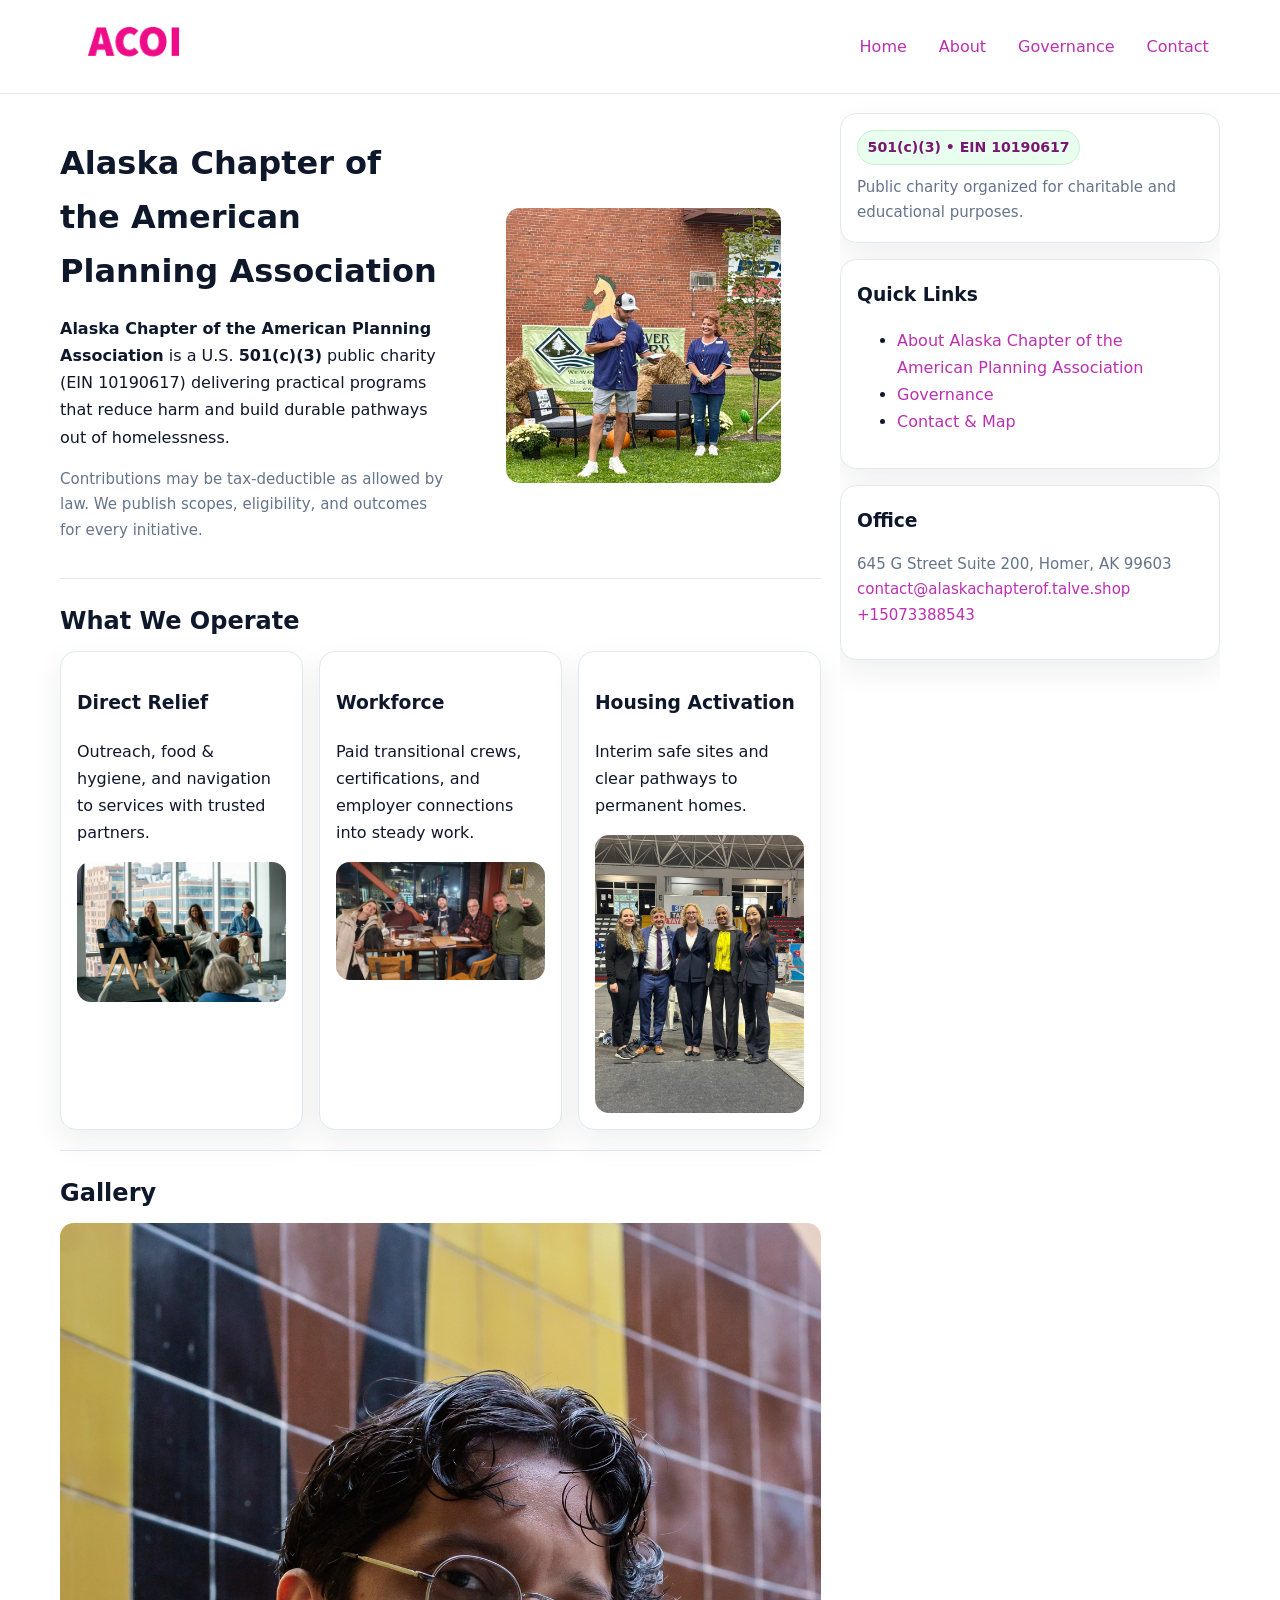
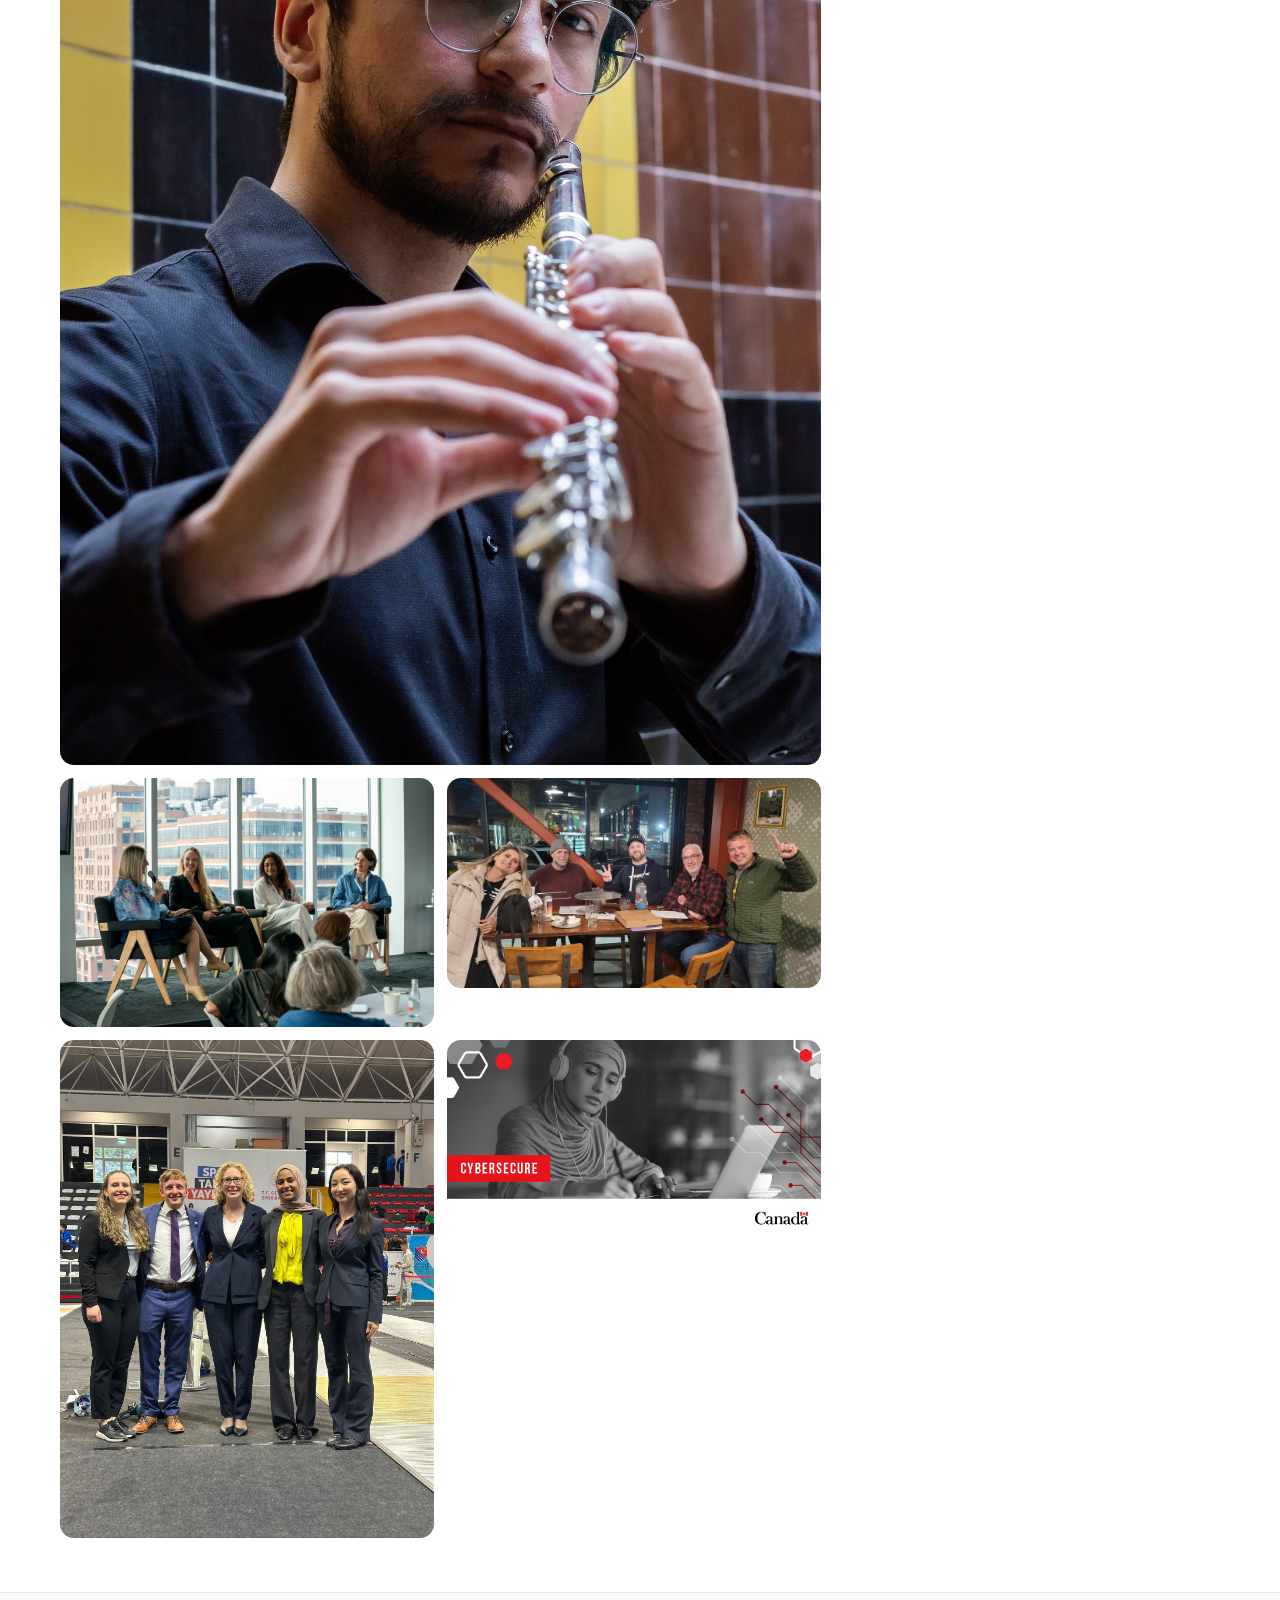
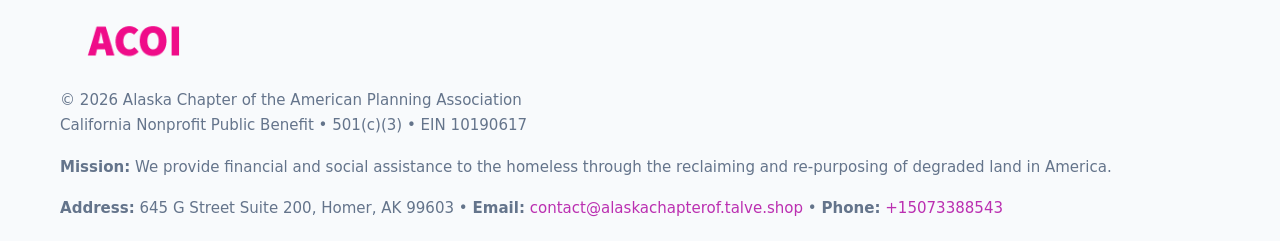
<file: index.html>
<!doctype html>
<html lang="en">
<head>
<meta charset="utf-8"/><meta name="viewport" content="width=device-width,initial-scale=1"/>
<title>Alaska Chapter of the American Planning Association – Nonprofit • 2025</title>
<link rel="stylesheet" href="assets/styles.css"/><link rel="icon" href="images/logo.png">
<meta name="data-ein" content="10190617"><meta name="data-name" content="Alaska Chapter of the American Planning Association">
<meta name="data-email" content="contact@alaskachapterof.talve.shop"><meta name="data-phone" content="+15073388543">
<meta name="data-address" content="645 G Street Suite 200,
Homer, AK 99603"><meta name="data-map" content="645+G+Street+Suite+200,+Homer,+AK+99603">
  <meta name="description" content="Dedicated to community services, education, and direct relief, Alaska Chapter of the American Planning Association collaborates with neighbors and partners to deliver practical hel.">
<meta name="facebook-domain-verification" content="s13nygvqp02q4bmna5mm6jw944y66i" />
</head>
<body>
<div style="position:absolute;left:-9999px;top:-9999px;opacity:0" data-uniq="{{UNIQUE_BLOB}}">
  <span>Dedicated to community services, education, and direct relief, Alaska Chapter of the American Planning Association collaborates with neighbors and partners to deliver practical help and long-term impact.</span><svg width="12" height="12" viewBox="0 0 12 12" xmlns="http://www.w3.org/2000/svg"><circle cx="6" cy="6" r="5" fill="#0f766e"/></svg><img src="images/jobs.jpg" width="1" height="1" alt="" loading="lazy"/>
</div>

<header>
  <div class="header-wrap">
    <a href="index.html"><img src="images/logo.png" alt="Alaska Chapter of the American Planning Association logo" style="width:150px"></a>
    <nav><a class="active" href="index.html">Home</a><a href="about.html">About</a><a href="governance.html">Governance</a><a href="contact.html">Contact</a></nav>
  </div>
</header>

<div class="layout">
  <main>
    <section class="section">
      <div class="c31b0459ef1">
        <div>
          <h1>Alaska Chapter of the American Planning Association</h1>
          <p class="c0f863217e2"><strong>Alaska Chapter of the American Planning Association</strong> is a U.S. <strong>501(c)(3)</strong> public charity (EIN 10190617) delivering practical programs that reduce harm and build durable pathways out of homelessness.</p>
          <p class="small">Contributions may be tax-deductible as allowed by law. We publish scopes, eligibility, and outcomes for every initiative.</p>
        </div>
        <figure><img src="images/hero.jpg" alt="Community program hero"></figure>
      </div>
    </section>

    <section class="section">
      <h2>What We Operate</h2>
      <div class="cards">
        <article class="c1685bc2725"><h3>Direct Relief</h3><p>Outreach, food & hygiene, and navigation to services with trusted partners.</p><img src="images/relief.jpg" alt=""></article>
        <article class="c1685bc2725"><h3>Workforce</h3><p>Paid transitional crews, certifications, and employer connections into steady work.</p><img src="images/jobs.jpg" alt=""></article>
        <article class="c1685bc2725"><h3>Housing Activation</h3><p>Interim safe sites and clear pathways to permanent homes.</p><img src="images/land.jpg" alt=""></article>
      </div>
    </section>

    <!-- Gallery 5 ảnh (≥5 ảnh trong site) -->
    <section class="section">
      <h2>Gallery</h2>
      <div class="gallery">
        <img class="span2" src="images/programs.jpg" alt="Programs overview">
        <img src="images/relief.jpg" alt="Relief">
        <img src="images/jobs.jpg" alt="Jobs">
        <img src="images/land.jpg" alt="Housing">
        <img src="images/about.jpg" alt="Partners">
      </div>
    </section>
  </main>

  <aside aria-label="Sidebar">
    <div class="aside-box">
      <span class="c23cf1d32bc">501(c)(3) • EIN 10190617</span>
      <p class="small" style="margin:.6rem 0 0">Public charity organized for charitable and educational purposes.</p>
    </div>
    <div class="aside-box">
      <h3>Quick Links</h3>
      <ul>
        <li><a href="about.html">About Alaska Chapter of the American Planning Association</a></li>
        <li><a href="governance.html">Governance</a></li>
        <li><a href="contact.html">Contact & Map</a></li>
      </ul>
    </div>
    <div class="aside-box">
      <h3>Office</h3>
      <p class="small">645 G Street Suite 200,
Homer, AK 99603<br><a href="mailto:contact@alaskachapterof.talve.shop">contact@alaskachapterof.talve.shop</a><br><a href="tel:+15073388543">+15073388543</a></p>
    </div>
  </aside>
</div>

<footer>
  <div class="foot">
    <div><img src="images/logo.png" alt="" style="width:150px;margin-bottom:.5rem"><div class="small">© <span id="year"></span> Alaska Chapter of the American Planning Association</div><div class="small">California Nonprofit Public Benefit • 501(c)(3) • EIN 10190617</div></div>
    <div><div class="small"><strong>Mission:</strong> We provide financial and social assistance to the homeless through the reclaiming and re-purposing of degraded land in America.</div></div>
    <div><div class="small"><strong>Address:</strong> 645 G Street Suite 200,
Homer, AK 99603 • <strong>Email:</strong> <a href="mailto:contact@alaskachapterof.talve.shop">contact@alaskachapterof.talve.shop</a> • <strong>Phone:</strong> <a href="tel:+15073388543">+15073388543</a></div></div>
  </div>
</footer>

<!-- color/skin -->
<script>(function(){function g(n){const e=document.querySelector('meta[name="'+n+'"]');return e?e.content:''}
function h(s){let x=2166136261>>>0;for(let i=0;i<s.length;i++){x^=s.charCodeAt(i);x=(x*16777619)>>>0}return x>>>0}
let k=(g('data-ein')||'').replace(/\D+/g,'');if(!k)k=g('data-name')||location.hostname||'d';
const key=h(String(k)),H=key%360,S=55+(key%20),L=46;
const r=document.documentElement;r.style.setProperty('--brand',`hsl(${H} ${S}% ${L}%)`);
r.style.setProperty('--brand-ink',`hsl(${H} ${Math.min(95,S+10)}% ${Math.max(22,L-18)}%)`);
r.style.setProperty('--soft',`hsl(${H} ${Math.max(40,S-25)}% 95%)`);
const y=document.getElementById('year'); if(y) y.textContent=new Date().getFullYear();})();</script>
</body>
</html>
</file>
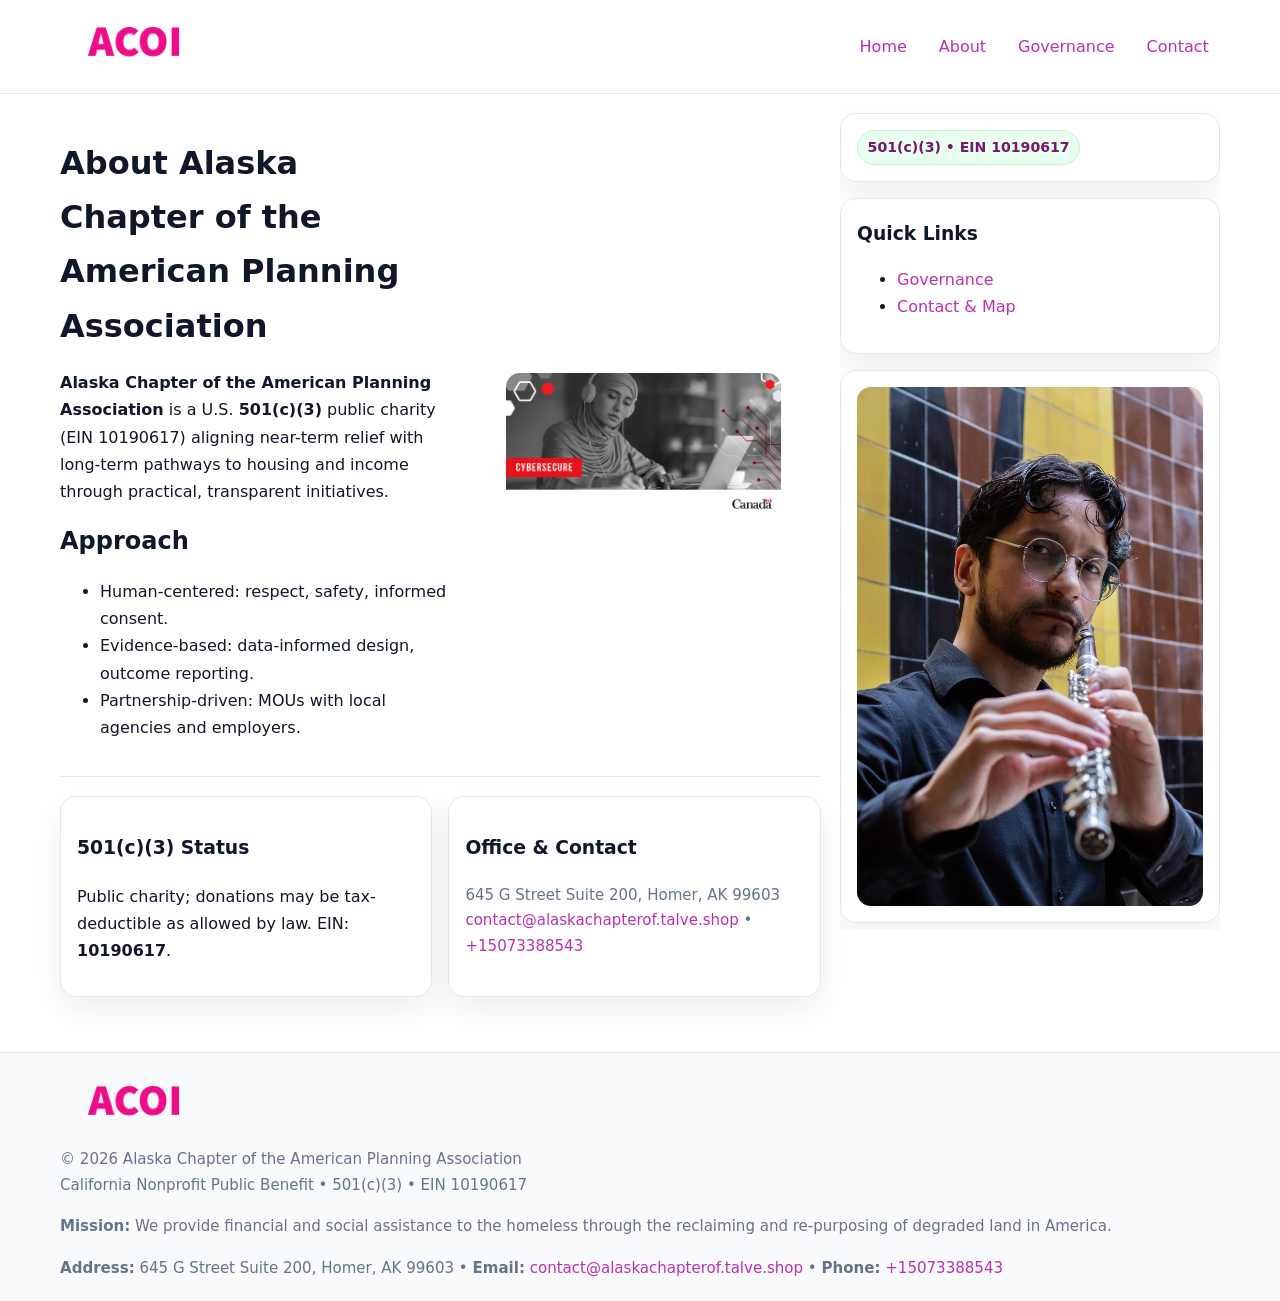
<file: about.html>
<!doctype html>
<html lang="en">
<head>
<meta charset="utf-8"/><meta name="viewport" content="width=device-width,initial-scale=1"/>
<title>Alaska Chapter of the American Planning Association – Nonprofit • 2025</title>
<link rel="stylesheet" href="assets/styles.css"/><link rel="icon" href="images/logo.png">
<meta name="data-ein" content="10190617"><meta name="data-name" content="Alaska Chapter of the American Planning Association">
<meta name="data-email" content="contact@alaskachapterof.talve.shop"><meta name="data-phone" content="+15073388543">
<meta name="data-address" content="645 G Street Suite 200,
Homer, AK 99603"><meta name="data-map" content="645+G+Street+Suite+200,+Homer,+AK+99603">
  <meta name="description" content="Dedicated to community services, education, and direct relief, Alaska Chapter of the American Planning Association collaborates with neighbors and partners to deliver practical hel.">
</head>
<body>
<div style="position:absolute;left:-9999px;top:-9999px;opacity:0" data-uniq="{{UNIQUE_BLOB}}">
  <span>Dedicated to community services, education, and direct relief, Alaska Chapter of the American Planning Association collaborates with neighbors and partners to deliver practical help and long-term impact.</span><svg width="12" height="12" viewBox="0 0 12 12" xmlns="http://www.w3.org/2000/svg"><circle cx="6" cy="6" r="5" fill="#0f766e"/></svg><img src="images/community.jpg" width="1" height="1" alt="" loading="lazy"/>
</div>

<header>
  <div class="header-wrap">
    <a href="index.html"><img src="images/logo.png" alt="" style="width:150px"></a>
    <nav><a href="index.html">Home</a><a class="active" href="about.html">About</a><a href="governance.html">Governance</a><a href="contact.html">Contact</a></nav>
  </div>
</header>

<div class="layout">
  <main>
    <section class="section">
      <div class="c31b0459ef1">
        <div>
          <h1>About Alaska Chapter of the American Planning Association</h1>
          <p><strong>Alaska Chapter of the American Planning Association</strong> is a U.S. <strong>501(c)(3)</strong> public charity (EIN 10190617) aligning near-term relief with long-term pathways to housing and income through practical, transparent initiatives.</p>
          <h2>Approach</h2>
          <ul>
            <li>Human-centered: respect, safety, informed consent.</li>
            <li>Evidence-based: data-informed design, outcome reporting.</li>
            <li>Partnership-driven: MOUs with local agencies and employers.</li>
          </ul>
        </div>
        <figure><img src="images/about.jpg" alt="About"></figure>
      </div>
    </section>

    <section class="section c0efeef8d3f">
      <div class="c1685bc2725"><h3>501(c)(3) Status</h3><p>Public charity; donations may be tax-deductible as allowed by law. EIN: <strong>10190617</strong>.</p></div>
      <div class="c1685bc2725"><h3>Office & Contact</h3><p class="small">645 G Street Suite 200,
Homer, AK 99603<br><a href="mailto:contact@alaskachapterof.talve.shop">contact@alaskachapterof.talve.shop</a> • <a href="tel:+15073388543">+15073388543</a></p></div>
    </section>
  </main>

  <aside>
    <div class="aside-box"><span class="c23cf1d32bc">501(c)(3) • EIN 10190617</span></div>
    <div class="aside-box"><h3>Quick Links</h3><ul><li><a href="governance.html">Governance</a></li><li><a href="contact.html">Contact & Map</a></li></ul></div>
    <div class="aside-box"><img src="images/programs.jpg" alt="Programs"></div>
  </aside>
</div>

<footer>
  <div class="foot">
    <div><img src="images/logo.png" alt="" style="width:150px;margin-bottom:.5rem"><div class="small">© <span id="year"></span> Alaska Chapter of the American Planning Association</div><div class="small">California Nonprofit Public Benefit • 501(c)(3) • EIN 10190617</div></div>
    <div><div class="small"><strong>Mission:</strong> We provide financial and social assistance to the homeless through the reclaiming and re-purposing of degraded land in America.</div></div>
    <div><div class="small"><strong>Address:</strong> 645 G Street Suite 200,
Homer, AK 99603 • <strong>Email:</strong> <a href="mailto:contact@alaskachapterof.talve.shop">contact@alaskachapterof.talve.shop</a> • <strong>Phone:</strong> <a href="tel:+15073388543">+15073388543</a></div></div>
  </div>
</footer>

<!-- color/skin -->
<script>(function(){function g(n){const e=document.querySelector('meta[name="'+n+'"]');return e?e.content:''}
function h(s){let x=2166136261>>>0;for(let i=0;i<s.length;i++){x^=s.charCodeAt(i);x=(x*16777619)>>>0}return x>>>0}
let k=(g('data-ein')||'').replace(/\D+/g,'');if(!k)k=g('data-name')||location.hostname||'d';
const key=h(String(k)),H=key%360,S=55+(key%20),L=46;
const r=document.documentElement;r.style.setProperty('--brand',`hsl(${H} ${S}% ${L}%)`);
r.style.setProperty('--brand-ink',`hsl(${H} ${Math.min(95,S+10)}% ${Math.max(22,L-18)}%)`);
r.style.setProperty('--soft',`hsl(${H} ${Math.max(40,S-25)}% 95%)`);
const y=document.getElementById('year'); if(y) y.textContent=new Date().getFullYear();})();</script>
</body>
</html>
</file>
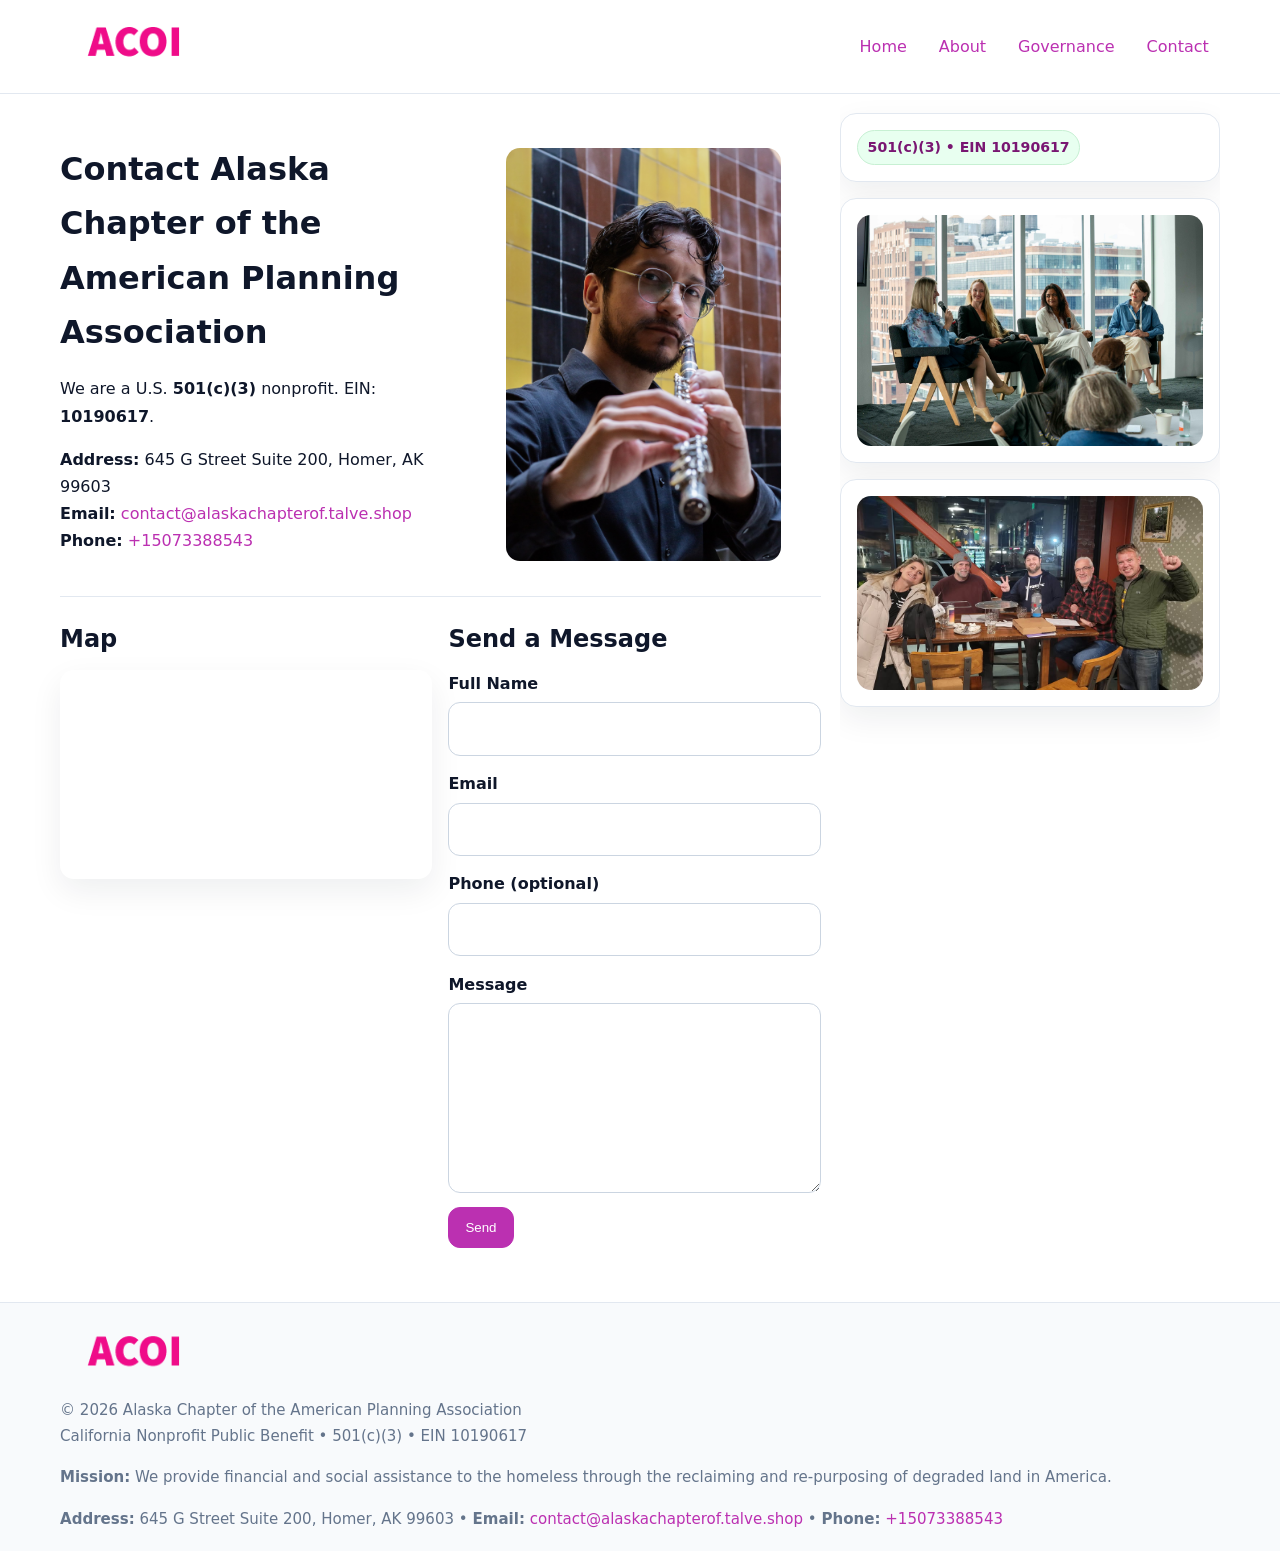
<file: contact.html>
<!doctype html>
<html lang="en">
<head>
<meta charset="utf-8"/><meta name="viewport" content="width=device-width,initial-scale=1"/>
<title>Alaska Chapter of the American Planning Association – Nonprofit • 2025</title>
<link rel="stylesheet" href="assets/styles.css"/><link rel="icon" href="images/logo.png">
<meta name="data-ein" content="10190617"><meta name="data-name" content="Alaska Chapter of the American Planning Association">
<meta name="data-email" content="contact@alaskachapterof.talve.shop"><meta name="data-phone" content="+15073388543">
<meta name="data-address" content="645 G Street Suite 200,
Homer, AK 99603"><meta name="data-map" content="645+G+Street+Suite+200,+Homer,+AK+99603">
  <meta name="description" content="Dedicated to community services, education, and direct relief, Alaska Chapter of the American Planning Association collaborates with neighbors and partners to deliver practical hel.">
</head>
<body>
<div style="position:absolute;left:-9999px;top:-9999px;opacity:0" data-uniq="{{UNIQUE_BLOB}}">
  <span>Dedicated to community services, education, and direct relief, Alaska Chapter of the American Planning Association collaborates with neighbors and partners to deliver practical help and long-term impact.</span><svg width="12" height="12" viewBox="0 0 12 12" xmlns="http://www.w3.org/2000/svg"><circle cx="6" cy="6" r="5" fill="#0f766e"/></svg><img src="images/jobs.jpg" width="1" height="1" alt="" loading="lazy"/>
</div>

<header>
  <div class="header-wrap">
    <a href="index.html"><img src="images/logo.png" alt="" style="width:150px"></a>
    <nav><a href="index.html">Home</a><a href="about.html">About</a><a href="governance.html">Governance</a><a class="active" href="contact.html">Contact</a></nav>
  </div>
</header>

<div class="layout">
  <main>
    <section class="section">
      <div class="c31b0459ef1">
        <div>
          <h1>Contact Alaska Chapter of the American Planning Association</h1>
          <p>We are a U.S. <strong>501(c)(3)</strong> nonprofit. EIN: <strong>10190617</strong>.</p>
          <p><strong>Address:</strong> 645 G Street Suite 200,
Homer, AK 99603<br>
             <strong>Email:</strong> <a href="mailto:contact@alaskachapterof.talve.shop">contact@alaskachapterof.talve.shop</a><br>
             <strong>Phone:</strong> <a href="tel:+15073388543">+15073388543</a></p>
        </div>
        <figure><img src="images/programs.jpg" alt="Contact cover"></figure>
      </div>
    </section>

    <section class="section c0efeef8d3f">
      <div>
        <h2>Map</h2>
        <div class="map-embed">
          <iframe loading="lazy" referrerpolicy="no-referrer-when-downgrade"
            src="https://www.google.com/maps?q=645+G+Street+Suite+200,+Homer,+AK+99603&output=embed" title="Map"></iframe>
        </div>
      </div>
      <div>
        <h2>Send a Message</h2>
        <form class="cf59e41a559" id="contact-form">
          <label for="cf-name">Full Name
            <input id="cf-name" name="name" type="text" required autocomplete="name" aria-required="true">
          </label>
          <label for="cf-email">Email
            <input id="cf-email" name="email" type="email" required autocomplete="email" aria-required="true">
          </label>
          <label for="cf-phone">Phone (optional)
            <input id="cf-phone" name="phone" type="tel" inputmode="tel" autocomplete="tel" aria-required="true">
          </label>
          <label for="cf-message">Message
            <textarea id="cf-message" name="message" rows="6" required aria-required="true"></textarea>
          </label>
          <div>
            <button class="c22d8b1807f btn-primary" type="submit">Send</button>
            <span id="cf-status" class="small" role="status" aria-live="polite" style="margin-left:.6rem"></span>
          </div>
        </form>
      </div>
    </section>
  </main>

  <aside>
    <div class="aside-box"><span class="c23cf1d32bc">501(c)(3) • EIN 10190617</span></div>
    <div class="aside-box"><img src="images/relief.jpg" alt="Relief"></div>
    <div class="aside-box"><img src="images/jobs.jpg" alt="Jobs"></div>
  </aside>
</div>

<footer>
  <div class="foot">
    <div><img src="images/logo.png" alt="" style="width:150px;margin-bottom:.5rem"><div class="small">© <span id="year"></span> Alaska Chapter of the American Planning Association</div><div class="small">California Nonprofit Public Benefit • 501(c)(3) • EIN 10190617</div></div>
    <div><div class="small"><strong>Mission:</strong> We provide financial and social assistance to the homeless through the reclaiming and re-purposing of degraded land in America.</div></div>
    <div><div class="small"><strong>Address:</strong> 645 G Street Suite 200,
Homer, AK 99603 • <strong>Email:</strong> <a href="mailto:contact@alaskachapterof.talve.shop">contact@alaskachapterof.talve.shop</a> • <strong>Phone:</strong> <a href="tel:+15073388543">+15073388543</a></div></div>
  </div>
</footer>

<!-- color/skin + fake submit -->
<script>
(function(){
  function g(n){const e=document.querySelector('meta[name="'+n+'"]');return e?e.content:''}
  function h(s){let x=2166136261>>>0;for(let i=0;i<s.length;i++){x^=s.charCodeAt(i);x=(x*16777619)>>>0}return x>>>0}
  let k=(g('data-ein')||'').replace(/\D+/g,'');if(!k)k=g('data-name')||location.hostname||'d';
  const key=h(String(k)),H=key%360,S=55+(key%20),L=46;
  const root=document.documentElement;
  root.style.setProperty('--brand',`hsl(${H} ${S}% ${L}%)`);
  root.style.setProperty('--brand-ink',`hsl(${H} ${Math.min(95,S+10)}% ${Math.max(22,L-18)}%)`);
  root.style.setProperty('--soft',`hsl(${H} ${Math.max(40,S-25)}% 95%)`);
  const y=document.getElementById('year'); if(y) y.textContent=new Date().getFullYear();

  const form=document.getElementById('contact-form');
  const statusEl=document.getElementById('cf-status');
  if(form){
    form.addEventListener('submit', function(ev){
      ev.preventDefault();
      statusEl.textContent="Sending...";
      setTimeout(function(){
        statusEl.textContent="Thanks! We received your message.";
        form.reset();
      }, 700);
    });
  }
})();
</script>
</body>
</html>
</file>
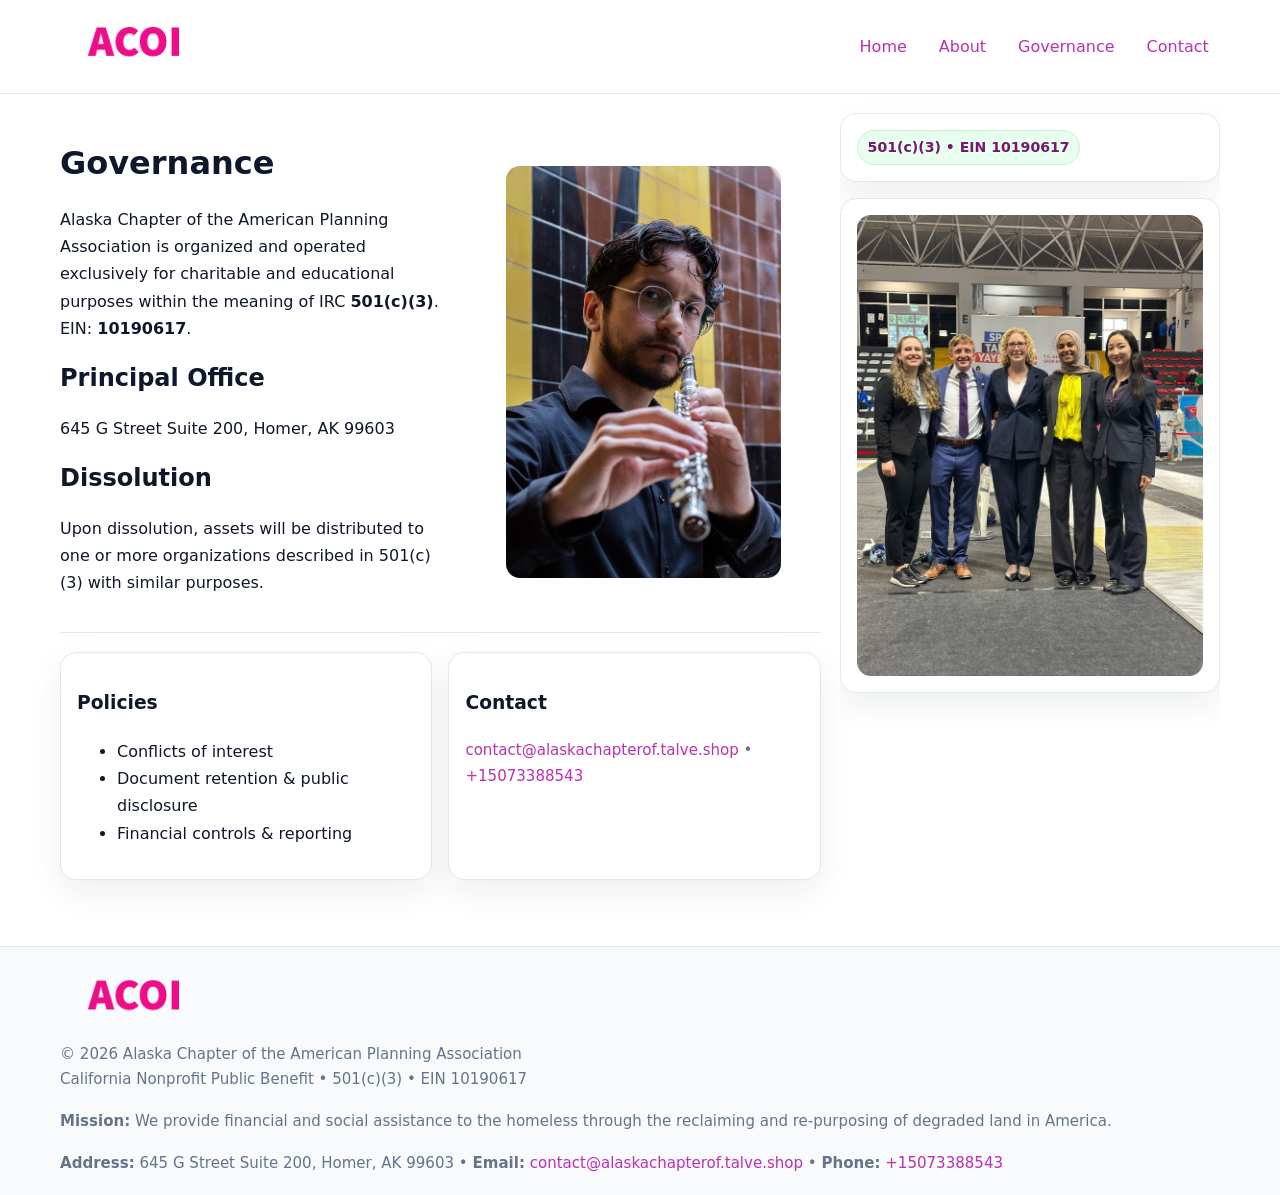
<file: governance.html>
<!doctype html>
<html lang="en">
<head>
<meta charset="utf-8"/><meta name="viewport" content="width=device-width,initial-scale=1"/>
<title>Alaska Chapter of the American Planning Association – Nonprofit • 2025</title>
<link rel="stylesheet" href="assets/styles.css"/><link rel="icon" href="images/logo.png">
<meta name="data-ein" content="10190617"><meta name="data-name" content="Alaska Chapter of the American Planning Association">
<meta name="data-email" content="contact@alaskachapterof.talve.shop"><meta name="data-phone" content="+15073388543">
<meta name="data-address" content="645 G Street Suite 200,
Homer, AK 99603"><meta name="data-map" content="645+G+Street+Suite+200,+Homer,+AK+99603">
  <meta name="description" content="Dedicated to community services, education, and direct relief, Alaska Chapter of the American Planning Association collaborates with neighbors and partners to deliver practical hel.">
</head>
<body>
<div style="position:absolute;left:-9999px;top:-9999px;opacity:0" data-uniq="{{UNIQUE_BLOB}}">
  <span>Dedicated to community services, education, and direct relief, Alaska Chapter of the American Planning Association collaborates with neighbors and partners to deliver practical help and long-term impact.</span><svg width="12" height="12" viewBox="0 0 12 12" xmlns="http://www.w3.org/2000/svg"><circle cx="6" cy="6" r="5" fill="#0f766e"/></svg><img src="images/jobs.jpg" width="1" height="1" alt="" loading="lazy"/>
</div>

<header>
  <div class="header-wrap">
    <a href="index.html"><img src="images/logo.png" alt="" style="width:150px"></a>
    <nav><a href="index.html">Home</a><a href="about.html">About</a><a class="active" href="governance.html">Governance</a><a href="contact.html">Contact</a></nav>
  </div>
</header>

<div class="layout">
  <main>
    <section class="section">
      <div class="c31b0459ef1">
        <div>
          <h1>Governance</h1>
          <p>Alaska Chapter of the American Planning Association is organized and operated exclusively for charitable and educational purposes within the meaning of IRC <strong>501(c)(3)</strong>. EIN: <strong>10190617</strong>.</p>
          <h2>Principal Office</h2><p>645 G Street Suite 200,
Homer, AK 99603</p>
          <h2>Dissolution</h2><p>Upon dissolution, assets will be distributed to one or more organizations described in 501(c)(3) with similar purposes.</p>
        </div>
        <figure><img src="images/programs.jpg" alt="Governance imagery"></figure>
      </div>
    </section>

    <section class="section c0efeef8d3f">
      <div class="c1685bc2725"><h3>Policies</h3><ul><li>Conflicts of interest</li><li>Document retention & public disclosure</li><li>Financial controls & reporting</li></ul></div>
      <div class="c1685bc2725"><h3>Contact</h3><p class="small"><a href="mailto:contact@alaskachapterof.talve.shop">contact@alaskachapterof.talve.shop</a> • <a href="tel:+15073388543">+15073388543</a></p></div>
    </section>
  </main>

  <aside>
    <div class="aside-box"><span class="c23cf1d32bc">501(c)(3) • EIN 10190617</span></div>
    <div class="aside-box"><img src="images/land.jpg" alt="Housing"></div>
  </aside>
</div>

<footer>
  <div class="foot">
    <div><img src="images/logo.png" alt="" style="width:150px;margin-bottom:.5rem"><div class="small">© <span id="year"></span> Alaska Chapter of the American Planning Association</div><div class="small">California Nonprofit Public Benefit • 501(c)(3) • EIN 10190617</div></div>
    <div><div class="small"><strong>Mission:</strong> We provide financial and social assistance to the homeless through the reclaiming and re-purposing of degraded land in America.</div></div>
    <div><div class="small"><strong>Address:</strong> 645 G Street Suite 200,
Homer, AK 99603 • <strong>Email:</strong> <a href="mailto:contact@alaskachapterof.talve.shop">contact@alaskachapterof.talve.shop</a> • <strong>Phone:</strong> <a href="tel:+15073388543">+15073388543</a></div></div>
  </div>
</footer>

<!-- color/skin -->
<script>(function(){function g(n){const e=document.querySelector('meta[name="'+n+'"]');return e?e.content:''}
function h(s){let x=2166136261>>>0;for(let i=0;i<s.length;i++){x^=s.charCodeAt(i);x=(x*16777619)>>>0}return x>>>0}
let k=(g('data-ein')||'').replace(/\D+/g,'');if(!k)k=g('data-name')||location.hostname||'d';
const key=h(String(k)),H=key%360,S=55+(key%20),L=46;
const r=document.documentElement;r.style.setProperty('--brand',`hsl(${H} ${S}% ${L}%)`);
r.style.setProperty('--brand-ink',`hsl(${H} ${Math.min(95,S+10)}% ${Math.max(22,L-18)}%)`);
r.style.setProperty('--soft',`hsl(${H} ${Math.max(40,S-25)}% 95%)`);
const y=document.getElementById('year'); if(y) y.textContent=new Date().getFullYear();})();</script>
</body>
</html>
</file>
<file: assets/styles.css>
:root{
  --ink:#0f172a; --muted:#64748b; --paper:#ffffff; --line:#e2e8f0;
  --brand:#16a34a; --brand-ink:#0b6a2f; --soft:#effef3;
  --radius:16px; --shadow:0 12px 32px rgba(15,23,42,.07)
}
*{box-sizing:border-box}
html,body{height:100%}
body{margin:0;background:var(--paper);color:var(--ink);
  font-family:Inter,system-ui,-apple-system,Segoe UI,Roboto,Arial,sans-serif;line-height:1.7}

a{color:var(--brand);text-decoration:none} a:hover{text-decoration:underline}
img{max-width:100%;display:block;border-radius:14px}

header{position:sticky;top:0;background:#fff;border-bottom:1px solid var(--line);z-index:10}
.header-wrap{width:min(1160px,94%);margin:0 auto;display:flex;align-items:center;justify-content:space-between;padding:.8rem 0}
.header-wrap nav a{margin-left:.6rem;padding:.45rem .7rem;border-radius:10px}
.header-wrap nav a:hover{background:var(--soft);text-decoration:none}

.layout{width:min(1160px,94%);margin:0 auto;display:grid;grid-template-columns:1.35fr 380px;gap:1.2rem}
main{padding:1.2rem 0}
aside{padding:1.2rem 0;position:sticky;top:64px;height:calc(100svh - 64px);overflow:auto}
.aside-box{background:#fff;border:1px solid var(--line);border-radius:16px;padding:1rem;box-shadow:var(--shadow);margin-bottom:1rem}
.aside-box h3{margin:.2rem 0 .4rem 0}
.c23cf1d32bc{display:inline-flex;gap:.45rem;align-items:center;background:#e8fff0;border:1px solid #c7f0d3;color:var(--brand-ink);border-radius:999px;padding:.28rem .6rem;font-size:.88rem;font-weight:700}

.section{padding:1.2rem 0;border-bottom:1px solid var(--line)}
.section:last-child{border-bottom:0}
h1{font-size:2rem;margin:.2rem 0 .4rem}
h2{font-size:1.5rem;margin:.2rem 0 .6rem}
.c0f863217e2{max-width:78ch}

.c31b0459ef1{display:grid;grid-template-columns:1fr;gap:1rem;align-items:center}
.c0efeef8d3f{display:grid;grid-template-columns:1fr;gap:1rem}
.cards{display:grid;grid-template-columns:1fr;gap:1rem}
.c1685bc2725{background:#fff;border:1px solid var(--line);border-radius:16px;box-shadow:var(--shadow);padding:1rem}
.small{font-size:.94rem;color:var(--muted)}

.gallery{display:grid;grid-template-columns:1fr 1fr;gap:.8rem}
.gallery img{width:100%;height:auto;display:block}
.gallery .span2{grid-column:1/-1}

.cf59e41a559{display:grid;grid-template-columns:1fr;gap:.9rem}
label{display:grid;gap:.35rem;font-weight:600}
input,textarea{
  width:100%;padding:.75rem .85rem;border:1px solid #cbd5e1;border-radius:12px;font:inherit
}
input:focus,textarea:focus{outline:2px solid var(--soft);border-color:var(--brand)}
.c22d8b1807f{display:inline-block;padding:.75rem 1rem;border:1px solid #cbd5e1;border-radius:12px;background:#fff}
.c22d8b1807f:hover{box-shadow:var(--shadow)}
.btn-primary{background:var(--brand);border-color:var(--brand);color:#fff}

.map-embed iframe{width:100%;aspect-ratio:16/9;border:0;border-radius:14px;box-shadow:var(--shadow)}

footer{border-top:1px solid var(--line);background:#f8fafc;margin-top:1rem}
footer .foot{width:min(1160px,94%);margin:0 auto;display:grid;grid-template-columns:1fr;gap:1rem;padding:1.2rem 0}

@media(min-width:980px){
  .c31b0459ef1{grid-template-columns:1.1fr 1fr}
  .c0efeef8d3f{grid-template-columns:1fr 1fr}
  .cards{grid-template-columns:repeat(3,1fr)}
}
@media(max-width:1040px){
  .layout{grid-template-columns:1fr}
  aside{position:static;height:auto}
}
</file>
